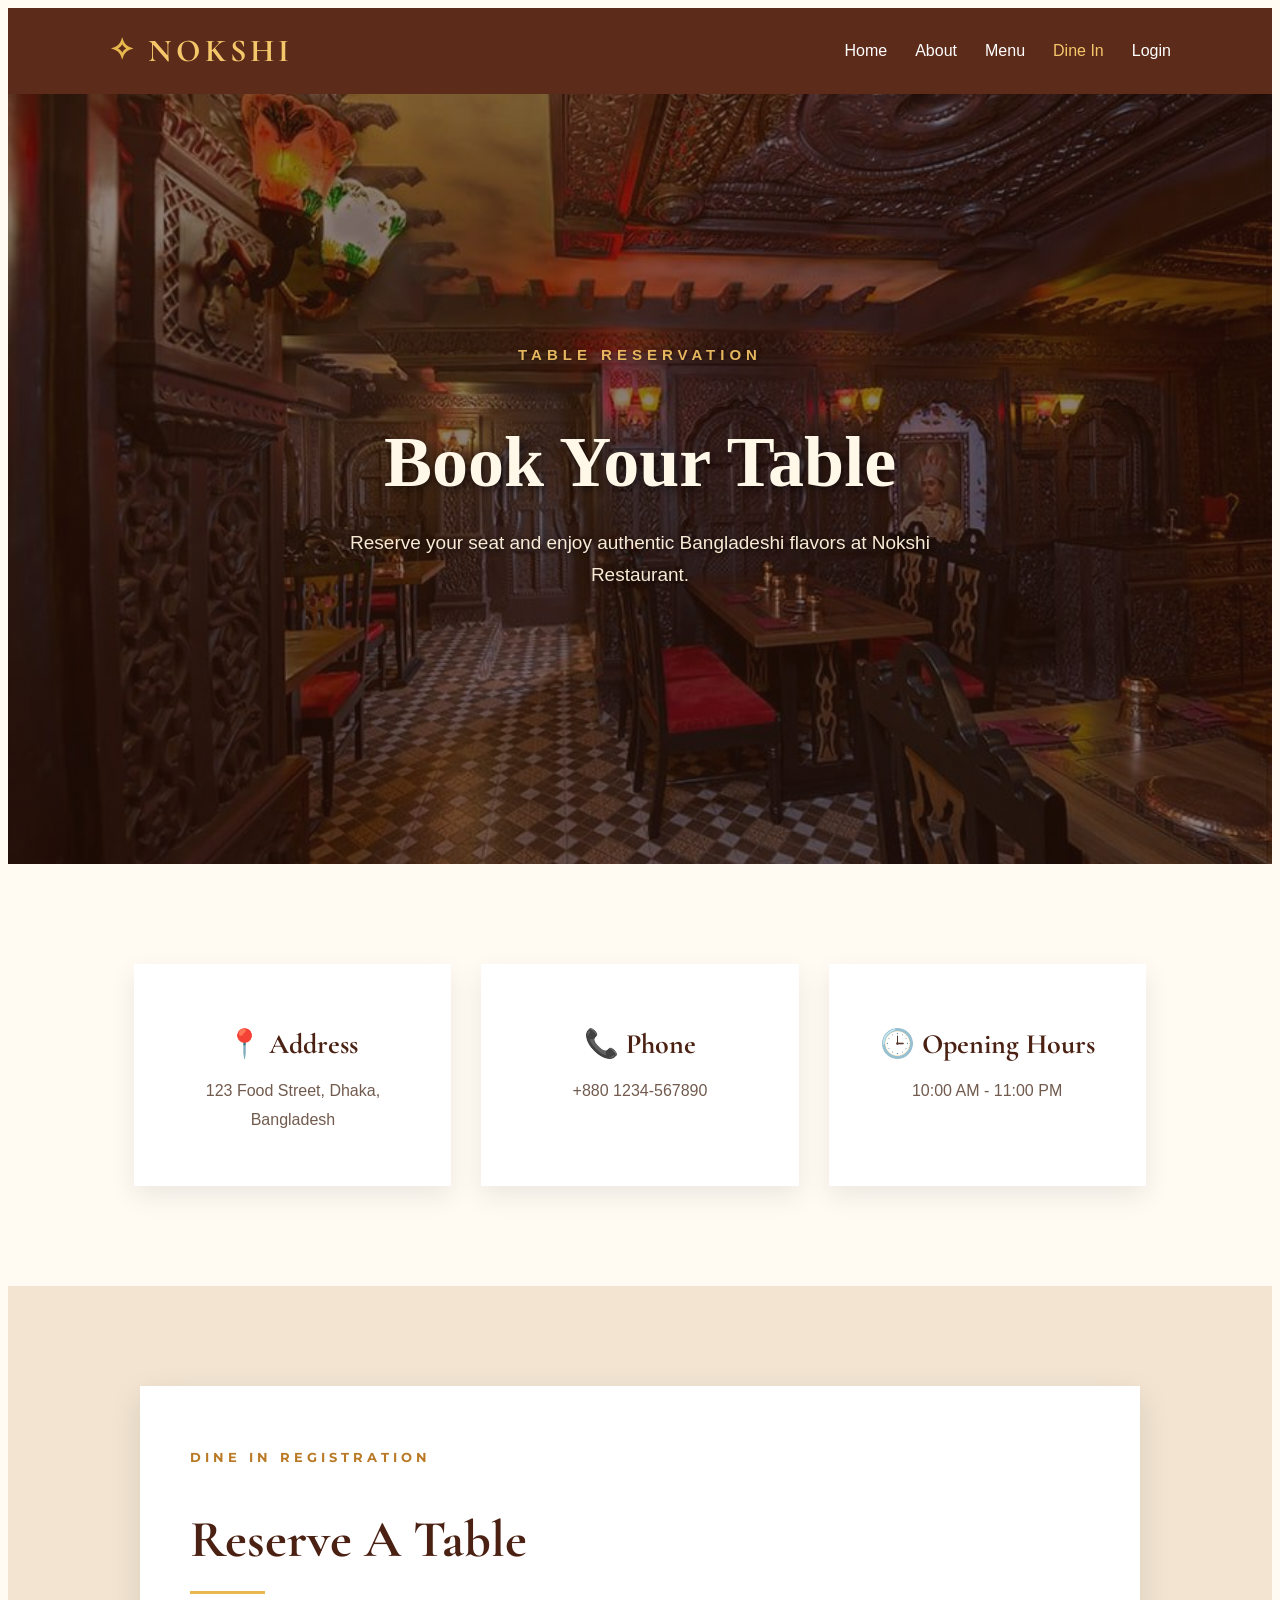
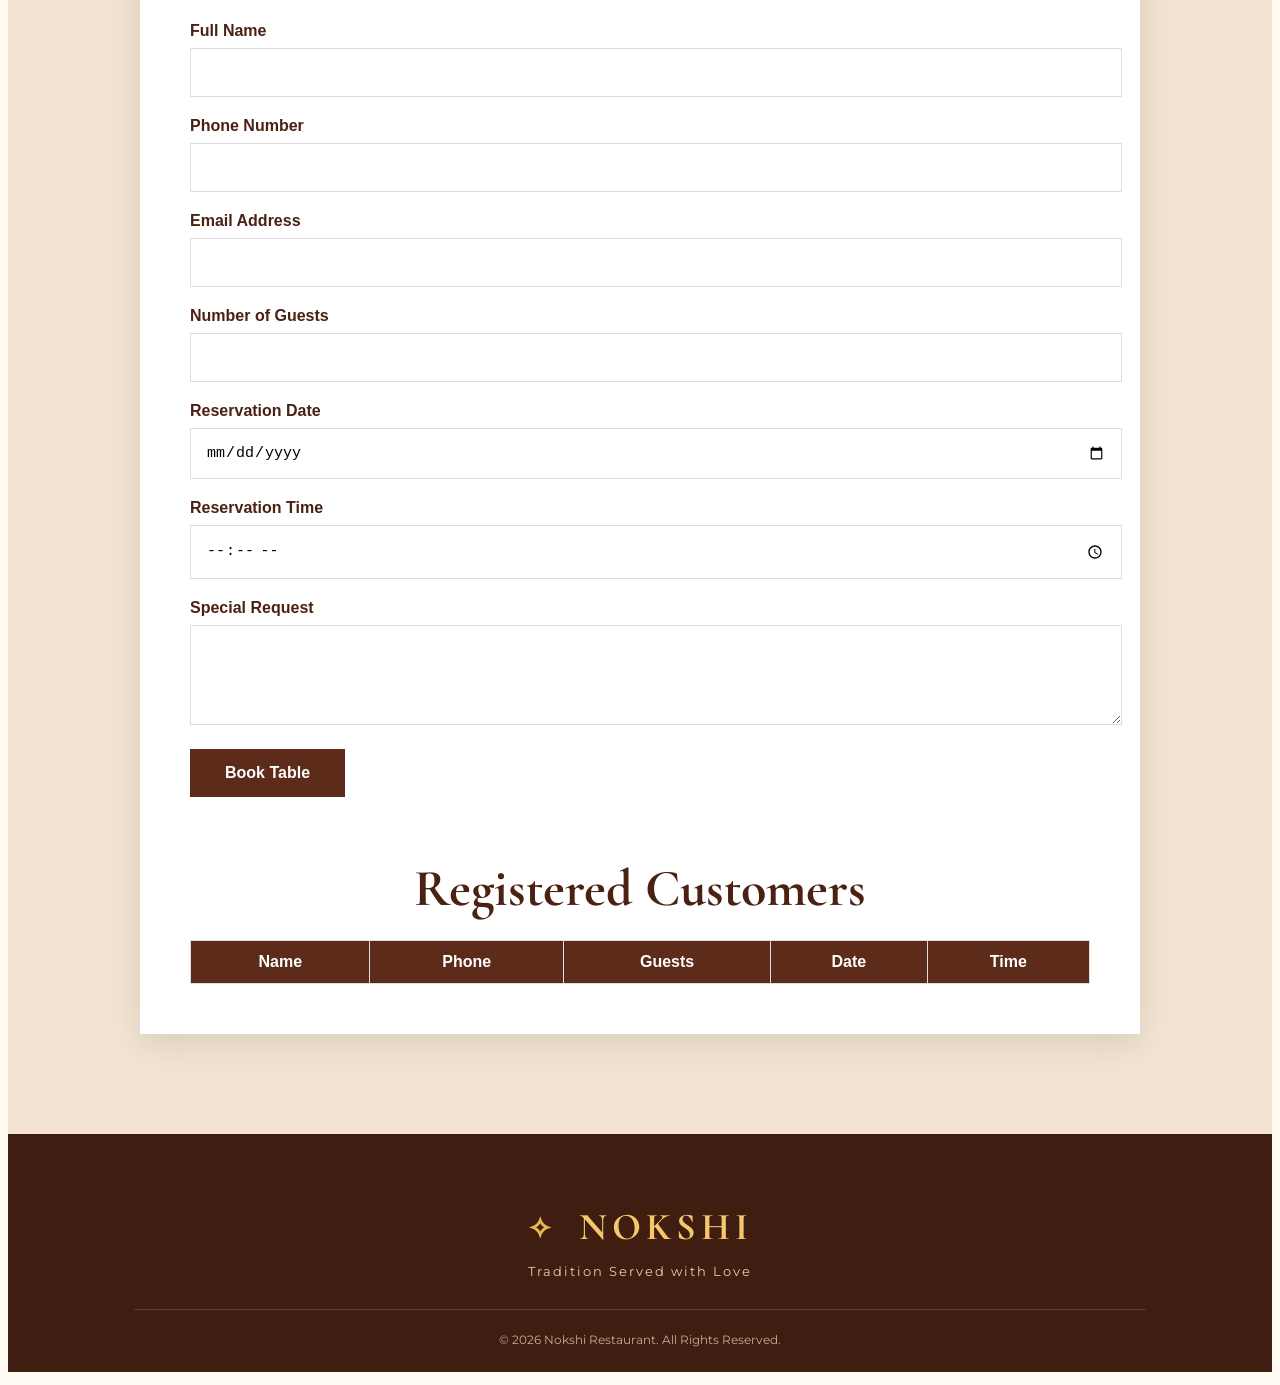
<file: contact.html>
<!DOCTYPE html>
<html lang="en">

<head>

<meta charset="UTF-8">
<meta name="viewport" content="width=device-width, initial-scale=1.0">

<title>Dine In Reservation | Nokshi Restaurant</title>

<link rel="stylesheet" href="style.css">
<link rel="stylesheet" href="contact.css">

<link rel="preconnect" href="https://fonts.googleapis.com">
<link rel="preconnect" href="https://fonts.gstatic.com" crossorigin>

<link href="https://fonts.googleapis.com/css2?family=Cormorant+Garamond:wght@500;600;700&family=Montserrat:wght@400;500;600;700&display=swap" rel="stylesheet">

</head>

<body>

<header>

<nav>

<a href="index.html" class="logo">
<span class="logo-symbol">✧</span>
<span class="logo-text">NOKSHI</span>
</a>

<ul>
<li><a href="index.html">Home</a></li>
<li><a href="about.html">About</a></li>
<li><a href="menu.html">Menu</a></li>
<li><a href="contact.html" class="active">Dine In</a></li>
<li><a href="login.html">Login</a></li>
</ul>

</nav>

</header>

<!-- HERO -->

<section class="hero contact-hero">

<div class="hero-content">

<p class="hero-subtitle">
TABLE RESERVATION
</p>

<h1>
Book Your Table
</h1>

<p class="hero-description">
Reserve your seat and enjoy authentic Bangladeshi flavors at Nokshi Restaurant.
</p>

</div>

</section>

<!-- CONTACT INFO -->

<section class="contact-info">

<div class="contact-box">
<h3>📍 Address</h3>
<p>123 Food Street, Dhaka, Bangladesh</p>
</div>

<div class="contact-box">
<h3>📞 Phone</h3>
<p>+880 1234-567890</p>
</div>

<div class="contact-box">
<h3>🕒 Opening Hours</h3>
<p>10:00 AM - 11:00 PM</p>
</div>

</section>

<!-- RESERVATION FORM -->

<section class="contact-section">

<div class="contact-form-container">

<p class="section-subtitle">
DINE IN REGISTRATION
</p>

<h2>
Reserve A Table
</h2>

<div class="title-line"></div>

<form id="reservationForm">

<div class="input-group">
<label for="customerName">Full Name</label>
<input type="text" id="customerName" required>
</div>

<div class="input-group">
<label for="phone">Phone Number</label>
<input type="tel" id="phone" required>
</div>

<div class="input-group">
<label for="email">Email Address</label>
<input type="email" id="email">
</div>

<div class="input-group">
<label for="guests">Number of Guests</label>
<input type="number" id="guests" min="1" max="20" required>
</div>

<div class="input-group">
<label for="date">Reservation Date</label>
<input type="date" id="date" required>
</div>

<div class="input-group">
<label for="time">Reservation Time</label>
<input type="time" id="time" required>
</div>

<div class="input-group">
<label for="specialRequest">Special Request</label>
<textarea id="specialRequest" rows="4"></textarea>
</div>

<button type="submit" class="contact-button">
Book Table
</button>

<p id="formMessage" class="form-message"></p>

</form>

<h2 class="reservation-title">
Registered Customers
</h2>

<table id="reservationTable">

<thead>

<tr>
<th>Name</th>
<th>Phone</th>
<th>Guests</th>
<th>Date</th>
<th>Time</th>
</tr>

</thead>

<tbody id="reservationList">

</tbody>

</table>

</div>

</section>

<footer>

<div class="footer-logo">
<span class="footer-symbol">✧</span>
NOKSHI
</div>

<p>Tradition Served with Love</p>

<div class="footer-bottom">
© 2026 Nokshi Restaurant. All Rights Reserved.
</div>

</footer>

<script src="contact.js"></script>

</body>
</html>
</file>
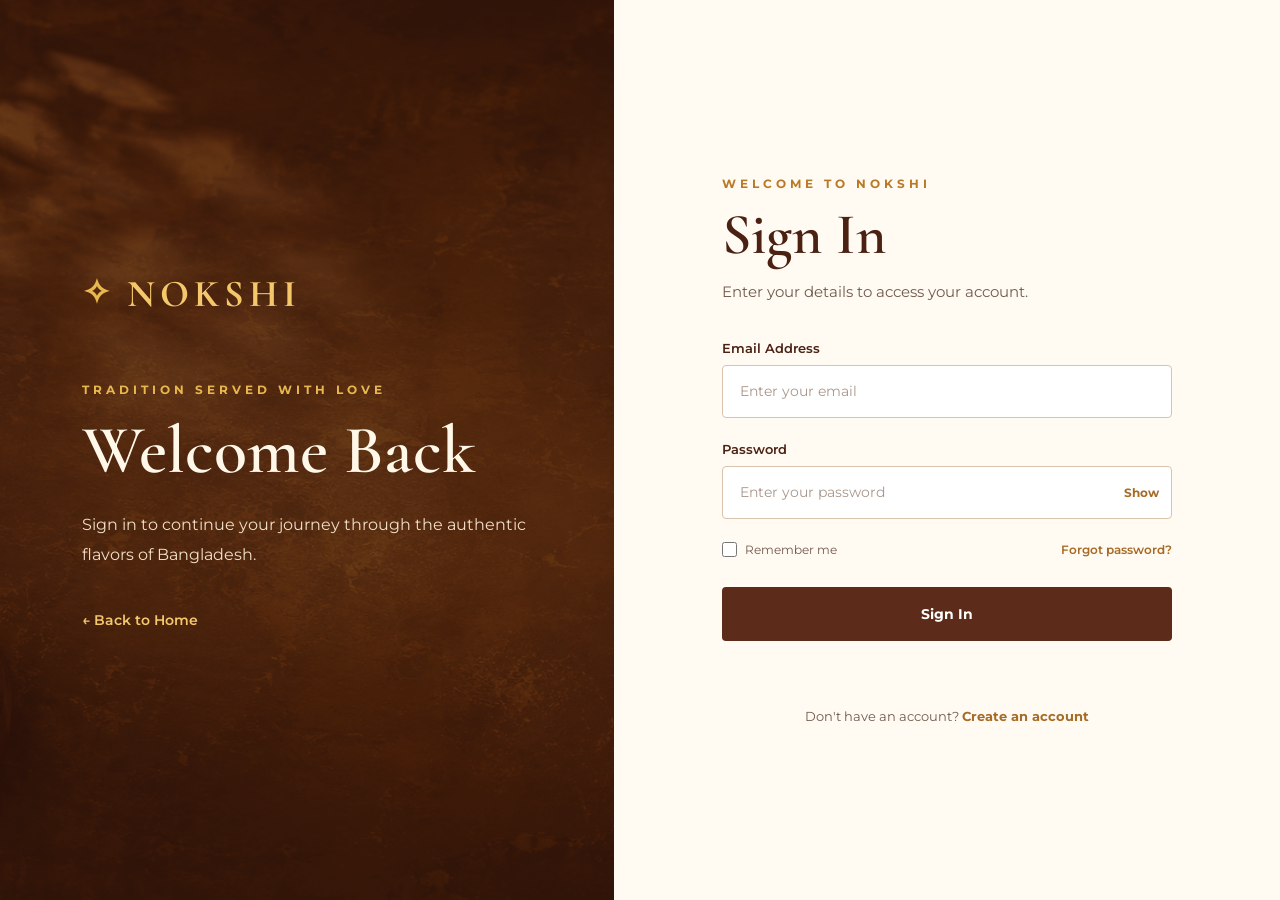
<file: login.html>
<!DOCTYPE html>
<html lang="en">

<head>

    <meta charset="UTF-8">

    <meta name="viewport" content="width=device-width, initial-scale=1.0">

    <title>Login | Nokshi Restaurant</title>


    <!-- Google Fonts -->
    <link rel="preconnect" href="https://fonts.googleapis.com">

    <link rel="preconnect" href="https://fonts.gstatic.com" crossorigin>

    <link
        href="https://fonts.googleapis.com/css2?family=Cormorant+Garamond:wght@500;600;700&family=Montserrat:wght@400;500;600;700&display=swap"
        rel="stylesheet"
    >


    <!-- Login CSS -->
    <link rel="stylesheet" href="login.css">

</head>


<body>


    <!-- Login Page -->
    <main class="login-page">


        <!-- Left Side: Restaurant Branding -->
        <section class="login-banner">

            <!-- Dark overlay -->
            <div class="banner-overlay"></div>


            <!-- Banner content -->
            <div class="banner-content">

                <!-- Nokshi Logo -->
                <a href="index.html" class="banner-logo">

                    <span class="logo-symbol">
                        ✧
                    </span>

                    <span class="logo-text">
                        NOKSHI
                    </span>

                </a>


                <p class="banner-subtitle">
                    TRADITION SERVED WITH LOVE
                </p>


                <h1>
                    Welcome Back
                </h1>


                <p class="banner-description">
                    Sign in to continue your journey through
                    the authentic flavors of Bangladesh.
                </p>


                <a href="index.html" class="back-home">
                    ← Back to Home
                </a>

            </div>

        </section>



        <!-- Right Side -->
        <section class="login-form-area">


            <div class="login-box">


                <!-- =========================
                     LOGIN FORM
                ========================== -->

                <div id="loginSection">

                    <p class="form-small-title">
                        WELCOME TO NOKSHI
                    </p>


                    <h2>
                        Sign In
                    </h2>


                    <p class="form-description">
                        Enter your details to access your account.
                    </p>


                    <!-- Login Form -->
                    <form id="loginForm">


                        <!-- Email -->
                        <div class="input-group">

                            <label for="email">
                                Email Address
                            </label>

                            <input
                                type="email"
                                id="email"
                                placeholder="Enter your email"
                                required
                            >

                        </div>


                        <!-- Password -->
                        <div class="input-group">

                            <label for="password">
                                Password
                            </label>


                            <div class="password-box">

                                <input
                                    type="password"
                                    id="password"
                                    placeholder="Enter your password"
                                    required
                                >


                                <button
                                    type="button"
                                    id="togglePassword"
                                    class="toggle-password"
                                >
                                    Show
                                </button>

                            </div>

                        </div>


                        <!-- Remember and Forgot -->
                        <div class="form-options">

                            <label class="remember-me">

                                <input
                                    type="checkbox"
                                    id="remember"
                                >

                                <span>
                                    Remember me
                                </span>

                            </label>


                            <a href="#" class="forgot-password">
                                Forgot password?
                            </a>

                        </div>


                        <!-- Login Button -->
                        <button
                            type="submit"
                            class="login-button"
                        >
                            Sign In
                        </button>


                        <!-- Login Message -->
                        <p
                            id="message"
                            class="message"
                        ></p>

                    </form>


                    <!-- Create Account -->
                    <p class="signup-text">

                        Don't have an account?

                        <a href="#" id="showSignup">
                            Create an account
                        </a>

                    </p>

                </div>



                <!-- =========================
                     SIGN UP FORM
                ========================== -->

                <div id="signupSection">


                    <p class="form-small-title">
                        JOIN NOKSHI
                    </p>


                    <h2>
                        Create Account
                    </h2>


                    <p class="form-description">
                        Create your account to explore Nokshi.
                    </p>


                    <!-- Signup Form -->
                    <form id="signupForm">


                        <!-- Full Name -->
                        <div class="input-group">

                            <label for="signupName">
                                Full Name
                            </label>

                            <input
                                type="text"
                                id="signupName"
                                placeholder="Enter your full name"
                                required
                            >

                        </div>


                        <!-- Email -->
                        <div class="input-group">

                            <label for="signupEmail">
                                Email Address
                            </label>

                            <input
                                type="email"
                                id="signupEmail"
                                placeholder="Enter your email"
                                required
                            >

                        </div>


                        <!-- Password -->
                        <div class="input-group">

                            <label for="signupPassword">
                                Password
                            </label>

                            <input
                                type="password"
                                id="signupPassword"
                                placeholder="Create a password"
                                required
                            >

                        </div>


                        <!-- Confirm Password -->
                        <div class="input-group">

                            <label for="confirmPassword">
                                Confirm Password
                            </label>

                            <input
                                type="password"
                                id="confirmPassword"
                                placeholder="Confirm your password"
                                required
                            >

                        </div>


                        <!-- Signup Button -->
                        <button
                            type="submit"
                            class="login-button"
                        >
                            Create Account
                        </button>


                        <!-- Signup Message -->
                        <p
                            id="signupMessage"
                            class="message"
                        ></p>

                    </form>


                    <!-- Back to Login -->
                    <p class="signup-text">

                        Already have an account?

                        <a href="#" id="showLogin">
                            Sign In
                        </a>

                    </p>


                </div>


            </div>

        </section>


    </main>


    <!-- Login JavaScript -->
    <script src="login.js"></script>


</body>

</html>
</file>
<file: style.css>
/* Remove the browser's default spacing */

{
margin: 0;
padding: 0;
box-sizing: border-box;
}
/* Style the whole webpage */
body {
font-family: Arial, sans-serif;
background-color: #fffaf2;
}
/* Style the top header */
header {
background-color: #5c2b1a;
padding: 18px 8%;
}
/* Arrange the logo and navigation links */
nav {
display: flex;
justify-content: space-between;
align-items: center;
}
/* Navbar Logo */
.logo {
    display: flex;

    align-items: center;

    gap: 10px;

    color: #f5c76b;

    font-family: "Cormorant Garamond", Georgia, serif;

    font-size: 32px;

    font-weight: 700;

    letter-spacing: 4px;

    text-decoration: none;
}


/* Nokshi decorative symbol */
.logo-symbol {
    color: #e8b84f;

    font-size: 30px;

    line-height: 1;
}


/* NOKSHI text */
.logo-text {
    line-height: 1;
}
/* Remove the bullet points and arrange links horizontally */
nav ul {
list-style: none;
display: flex;
gap: 28px;
}
/* Style the navigation links */
nav ul li a {
color: white;
text-decoration: none;
font-size: 16px;
transition: color 0.3s;
}
/* Change the link color when the mouse is over it */
nav ul li a:hover{
    color: #f5c76b;
}
/* Highlight the current page */
nav ul li a.active {
color: #f5c76b;
}
/* ================= HERO SECTION ================= */

.hero {
    min-height: 650px;

    display: flex;
    justify-content: center;
    align-items: center;

    text-align: center;

    padding: 60px 8%;

    background-image:
    linear-gradient(
        rgba(45, 18, 8, 0.50),
        rgba(45, 18, 8, 0.50)
    ),
    url("hero-bg.jpg");

    background-size: cover;

    background-position: center;

    background-repeat: no-repeat;
}


/* Hero text area */
.hero-content {
    max-width: 850px;

    /* No visible box behind the text */
    padding: 30px;

    background: transparent;
}


/* Small golden subtitle */
.hero-subtitle {
    color: #e6b75e;

    font-family: Arial, sans-serif;

    font-size: 15px;

    font-weight: 600;

    letter-spacing: 5px;

    text-transform: uppercase;

    margin-bottom: 25px;

    text-shadow: 1px 2px 5px rgba(0, 0, 0, 0.55);
}


/* Main heading */
.hero h1 {
    color: #fff8e8;

    font-family: Georgia, "Times New Roman", serif;

    font-size: 72px;

    font-weight: 600;

    line-height: 1.1;

    margin-bottom: 25px;

    text-shadow:
        2px 3px 8px rgba(0, 0, 0, 0.55);
}


/* Description */
.hero-description {
    color: #f8ead5;

    font-family: Arial, sans-serif;

    font-size: 19px;

    font-weight: 400;

    line-height: 1.7;

    max-width: 650px;

    margin: 0 auto 35px;

    text-shadow:
        1px 2px 5px rgba(0, 0, 0, 0.55);
}


/* Explore Menu button */
.hero-button {
    display: inline-block;

    background-color: #e8b84f;

    color: #43200f;

    text-decoration: none;

    font-family: Arial, sans-serif;

    font-size: 17px;

    font-weight: bold;

    padding: 17px 34px;

    border-radius: 7px;

    box-shadow:
        0 8px 18px rgba(0, 0, 0, 0.25);

    transition:
        background-color 0.3s,
        transform 0.3s,
        box-shadow 0.3s;
}


/* Button hover */
.hero-button:hover {
    background-color: #f5ca6d;

    transform: translateY(-4px);

    box-shadow:
        0 12px 23px rgba(0, 0, 0, 0.35);
}

/* ================= WELCOME SECTION ================= */

.welcome {
    display: flex;

    align-items: center;

    gap: 85px;

    padding: 120px 10%;

    background-color: #fffaf2;
}


/* Image side */
.welcome-image {
    position: relative;

    width: 48%;
}


/* Main image */
.welcome-image img {
    width: 100%;

    height: 470px;

    display: block;

    object-fit: cover;

    border-radius: 3px;

    box-shadow:
        18px 18px 0 #ead5b5,
        0 15px 35px rgba(60, 30, 15, 0.18);
}


/* Years of tradition box */
.experience-box {
    position: absolute;

    right: -35px;

    bottom: 35px;

    display: flex;

    align-items: center;

    gap: 14px;

    padding: 22px 25px;

    background-color: #5c2b1a;

    color: white;

    border-left: 5px solid #e8b84f;

    box-shadow:
        0 12px 25px rgba(50, 20, 10, 0.25);
}


/* 10+ */
.experience-box span {
    color: #f5c76b;

    font-family: "Cormorant Garamond", Georgia, serif;

    font-size: 42px;

    font-weight: 700;

    line-height: 1;
}


/* Years of Tradition */
.experience-box p {
    color: white;

    font-family: "Montserrat", Arial, sans-serif;

    font-size: 12px;

    font-weight: 600;

    line-height: 1.5;

    text-transform: uppercase;

    letter-spacing: 1px;
}


/* Text side */
.welcome-content {
    width: 52%;
}


/* Small gold title */
.section-subtitle {
    color: #b97925;

    font-family: "Montserrat", Arial, sans-serif;

    font-size: 13px;

    font-weight: 700;

    letter-spacing: 4px;

    margin-bottom: 18px;
}


/* Main heading */
.welcome-content h2 {
    color: #4a2113;

    font-family: "Cormorant Garamond", Georgia, serif;

    font-size: 54px;

    font-weight: 600;

    line-height: 1.05;

    margin-bottom: 20px;
}


/* Small decorative line */
.title-line {
    width: 75px;

    height: 3px;

    background-color: #e8b84f;

    margin-bottom: 28px;
}


/* Description */
.welcome-description {
    color: #6d5549;

    font-family: "Montserrat", Arial, sans-serif;

    font-size: 16px;

    line-height: 1.9;

    margin-bottom: 16px;
}


/* Story button */
.welcome-button {
    display: inline-flex;

    align-items: center;

    gap: 12px;

    margin-top: 18px;

    padding: 15px 25px;

    background-color: #5c2b1a;

    color: white;

    font-family: "Montserrat", Arial, sans-serif;

    font-size: 14px;

    font-weight: 600;

    text-decoration: none;

    transition: 0.3s;
}


/* Arrow */
.welcome-button span {
    color: #f5c76b;

    font-size: 20px;

    transition: 0.3s;
}


/* Hover */
.welcome-button:hover {
    background-color: #8a4728;

    transform: translateY(-3px);
}


.welcome-button:hover span {
    transform: translateX(5px);
}
/* ================= FEATURED DISHES ================= */

.featured {
    padding: 115px 10%;

    background-color: #f2e4d1;

    text-align: center;
}


/* Section heading */
.featured-heading {
    max-width: 650px;

    margin: 0 auto 55px;
}


.featured-heading h2 {
    color: #4a2113;

    font-family: "Cormorant Garamond", Georgia, serif;

    font-size: 56px;

    font-weight: 600;

    margin-bottom: 15px;
}


.featured-heading > p:last-child {
    color: #70584b;

    font-family: "Montserrat", Arial, sans-serif;

    font-size: 16px;

    line-height: 1.7;
}


/* Three cards */
.food-cards {
    display: grid;

    grid-template-columns:
        repeat(3, 1fr);

    gap: 30px;

    text-align: left;
}


/* Individual card */
.food-card {
    overflow: hidden;

    background-color: white;

    box-shadow:
        0 12px 30px rgba(70, 35, 18, 0.12);

    transition: 0.35s;
}


.food-card:hover {
    transform: translateY(-10px);

    box-shadow:
        0 20px 40px rgba(70, 35, 18, 0.2);
}


/* Food image */
.food-image {
    position: relative;

    height: 250px;

    overflow: hidden;
}


.food-image img {
    width: 100%;

    height: 100%;

    display: block;

    object-fit: cover;

    transition: 0.5s;
}


.food-card:hover .food-image img {
    transform: scale(1.08);
}


/* Food label */
.food-tag {
    position: absolute;

    top: 18px;

    left: 18px;

    padding: 7px 13px;

    background-color: #e8b84f;

    color: #4a2113;

    font-family: "Montserrat", Arial, sans-serif;

    font-size: 11px;

    font-weight: 700;

    text-transform: uppercase;

    letter-spacing: 1px;
}


/* Card text */
.food-info {
    padding: 25px;
}


/* Dish name and price */
.food-title {
    display: flex;

    justify-content: space-between;

    align-items: center;

    gap: 15px;

    margin-bottom: 15px;
}


.food-title h3 {
    color: #4a2113;

    font-family: "Cormorant Garamond", Georgia, serif;

    font-size: 29px;

    font-weight: 700;
}


.food-title span {
    color: #b97925;

    font-family: "Montserrat", Arial, sans-serif;

    font-size: 14px;

    font-weight: 700;
}


.food-info p {
    color: #765f53;

    font-family: "Montserrat", Arial, sans-serif;

    font-size: 14px;

    line-height: 1.8;
}


/* Full menu button */
.view-menu-button {
    display: inline-flex;

    align-items: center;

    gap: 12px;

    margin-top: 50px;

    padding: 16px 28px;

    border: 2px solid #5c2b1a;

    color: #5c2b1a;

    font-family: "Montserrat", Arial, sans-serif;

    font-size: 14px;

    font-weight: 700;

    text-decoration: none;

    transition: 0.3s;
}


.view-menu-button:hover {
    background-color: #5c2b1a;

    color: white;
}
/* ================= WHY CHOOSE US ================= */

.why-us {
    padding: 110px 10%;

    background-color: #fffaf2;

    text-align: center;
}


.why-us-heading {
    margin-bottom: 55px;
}


.why-us-heading h2 {
    color: #4a2113;

    font-family:
        "Cormorant Garamond",
        Georgia,
        serif;

    font-size: 56px;

    font-weight: 600;
}


/* Three reasons */
.why-items {
    display: grid;

    grid-template-columns:
        repeat(3, 1fr);

    gap: 50px;
}


.why-item {
    padding: 20px;
}


/* Gold icon */
.why-icon {
    width: 75px;

    height: 75px;

    display: flex;

    justify-content: center;

    align-items: center;

    margin: 0 auto 25px;

    border: 2px solid #e8b84f;

    border-radius: 50%;

    color: #b97925;

    font-size: 31px;
}


.why-item h3 {
    color: #4a2113;

    font-family:
        "Cormorant Garamond",
        Georgia,
        serif;

    font-size: 29px;

    margin-bottom: 15px;
}


.why-item p {
    color: #725b4e;

    font-family:
        "Montserrat",
        Arial,
        sans-serif;

    font-size: 14px;

    line-height: 1.8;
}
/* ================= FOOTER ================= */

footer {
    padding: 70px 10% 25px;

    background-color: #3f1d11;

    color: white;

    text-align: center;
}


.footer-logo {
    color: #f5c76b;

    font-family:
        "Cormorant Garamond",
        Georgia,
        serif;

    font-size: 38px;

    font-weight: 700;

    letter-spacing: 5px;

    margin-bottom: 12px;
}


.footer-symbol {
    color: #e8b84f;

    font-size: 30px;

    margin-right: 8px;
}


footer > p {
    color: #e7cda7;

    font-family:
        "Montserrat",
        Arial,
        sans-serif;

    font-size: 13px;

    letter-spacing: 2px;

    margin-bottom: 30px;
}


.footer-links {
    display: flex;

    justify-content: center;

    gap: 30px;

    margin-bottom: 45px;
}


.footer-links a {
    color: #f5eadc;

    font-family:
        "Montserrat",
        Arial,
        sans-serif;

    font-size: 13px;

    text-decoration: none;

    transition: 0.3s;
}


.footer-links a:hover {
    color: #e8b84f;
}


.footer-bottom {
    padding-top: 22px;

    border-top:
        1px solid rgba(255, 255, 255, 0.15);

    color: #c8ab94;

    font-family:
        "Montserrat",
        Arial,
        sans-serif;

    font-size: 12px;
}
/* ================= RESPONSIVE DESIGN ================= */

@media (max-width: 900px) {

    nav ul {
        gap: 15px;
    }


    .logo {
        font-size: 23px;
    }


    .hero h1 {
        font-size: 58px;
    }


    .welcome {
        flex-direction: column;

        gap: 65px;
    }


    .welcome-image,
    .welcome-content {
        width: 100%;
    }


    .food-cards {
        grid-template-columns:
            repeat(2, 1fr);
    }


    .why-items {
        grid-template-columns:
            1fr;
    }

}


@media (max-width: 650px) {

    header {
        padding: 16px 5%;
    }


    nav {
        flex-direction: column;

        gap: 18px;
    }


    nav ul {
        flex-wrap: wrap;

        justify-content: center;

        gap: 12px 20px;
    }


    nav ul li a {
        font-size: 14px;
    }


    .hero {
        min-height: 600px;
    }


    .hero h1 {
        font-size: 48px;
    }


    .hero-description {
        font-size: 16px;
    }


    .hero-subtitle {
        font-size: 11px;

        letter-spacing: 3px;
    }


    .welcome {
        padding: 80px 7%;
    }


    .welcome-image img {
        height: 350px;
    }


    .experience-box {
        right: 10px;

        bottom: 20px;

        padding: 17px;
    }


    .welcome-content h2,
    .featured-heading h2,
    .why-us-heading h2 {
        font-size: 43px;
    }


    .featured,
    .why-us {
        padding: 80px 7%;
    }


    .food-cards {
        grid-template-columns:
            1fr;
    }


    .footer-links {
        flex-wrap: wrap;
    }

}
/* Show the complete hero image on mobile */
@media (max-width: 650px) {

    .hero {
        min-height: 600px;

        background-size: contain;

        background-position: center;

        background-repeat: no-repeat;

        background-color: #4a2113;
    }

}
</file>
<file: contact.css>
/* HERO */

.contact-hero{
background-image:
linear-gradient(
rgba(45,18,8,0.55),
rgba(45,18,8,0.55)
),
url("contact-bg.jpg");
}

/* INFO SECTION */

.contact-info{
display:grid;
grid-template-columns:repeat(3,1fr);
gap:30px;
padding:100px 10%;
background:#fffaf2;
}

.contact-box{
background:white;
padding:35px;
text-align:center;
box-shadow:0 10px 25px rgba(0,0,0,0.08);
}

.contact-box h3{
color:#4a2113;
margin-bottom:15px;
font-size:28px;
font-family:"Cormorant Garamond", serif;
}

.contact-box p{
color:#725b4e;
line-height:1.8;
}

/* FORM SECTION */

.contact-section{
padding:100px 10%;
background:#f2e4d1;
}

.contact-form-container{
max-width:900px;
margin:auto;
background:white;
padding:50px;
box-shadow:0 10px 30px rgba(0,0,0,0.1);
}

.contact-form-container h2{
font-size:52px;
margin-bottom:20px;
font-family:"Cormorant Garamond", serif;
color:#4a2113;
}

.input-group{
margin-bottom:20px;
}

.input-group label{
display:block;
margin-bottom:8px;
font-weight:600;
color:#4a2113;
}

.input-group input,
.input-group textarea{
width:100%;
padding:15px;
border:1px solid #ddd;
font-size:15px;
}

.contact-button{
background:#5c2b1a;
color:white;
border:none;
padding:15px 35px;
cursor:pointer;
font-size:16px;
font-weight:600;
}

.contact-button:hover{
background:#8a4728;
}

.form-message{
margin-top:15px;
font-weight:600;
}

.success{
color:green;
}

.error{
color:red;
}

/* TABLE */

.reservation-title{
margin-top:60px;
text-align:center;
}

#reservationTable{
width:100%;
margin-top:20px;
border-collapse:collapse;
}

#reservationTable th,
#reservationTable td{
border:1px solid #ddd;
padding:12px;
text-align:center;
}

#reservationTable th{
background:#5c2b1a;
color:white;
}

#reservationTable tr:nth-child(even){
background:#f7f7f7;
}

#reservationTable tr:hover{
background:#f2e4d1;
}

/* MOBILE */

@media(max-width:768px){

.contact-info{
grid-template-columns:1fr;
}

.contact-form-container{
padding:30px;
}

.contact-form-container h2{
font-size:38px;
}

#reservationTable{
display:block;
overflow-x:auto;
}

}
</file>
<file: login.css>
/* ===============================
   BASIC RESET
================================ */

* {
    margin: 0;
    padding: 0;
    box-sizing: border-box;
}


body {
    font-family:
        "Montserrat",
        Arial,
        sans-serif;

    background-color: #fffaf2;
}


/* ===============================
   LOGIN PAGE
================================ */

.login-page {
    min-height: 100vh;

    display: flex;
}


/* ===============================
   LEFT BANNER
================================ */

.login-banner {
    position: relative;

    width: 48%;

    min-height: 100vh;

    display: flex;

    justify-content: center;

    align-items: center;

    padding: 70px;

    color: white;

    background-image:
        url("hero-bg.jpg");

    background-size: cover;

    background-position: center;

    background-repeat: no-repeat;

    overflow: hidden;
}


/* Dark overlay */

.banner-overlay {
    position: absolute;

    inset: 0;

    background-color:
        rgba(55, 24, 12, 0.70);
}


/* Banner text */

.banner-content {
    position: relative;

    z-index: 1;

    max-width: 520px;
}


/* Nokshi logo */

.banner-logo {
    display: inline-flex;

    align-items: center;

    gap: 12px;

    color: #f5c76b;

    font-family:
        "Cormorant Garamond",
        Georgia,
        serif;

    font-size: 38px;

    font-weight: 700;

    letter-spacing: 5px;

    text-decoration: none;

    margin-bottom: 65px;
}


/* Logo symbol */

.logo-symbol {
    color: #e8b84f;

    font-size: 34px;

    line-height: 1;
}


/* Small golden title */

.banner-subtitle {
    color: #e8b84f;

    font-size: 12px;

    font-weight: 700;

    letter-spacing: 4px;

    margin-bottom: 20px;
}


/* Welcome heading */

.banner-content h1 {
    color: #fff8e8;

    font-family:
        "Cormorant Garamond",
        Georgia,
        serif;

    font-size: 68px;

    font-weight: 600;

    line-height: 1;

    margin-bottom: 25px;
}


/* Banner paragraph */

.banner-description {
    color: #f2dfc7;

    font-size: 16px;

    line-height: 1.9;

    max-width: 450px;

    margin-bottom: 40px;
}


/* Back to Home */

.back-home {
    display: inline-flex;

    align-items: center;

    color: #f5c76b;

    font-size: 14px;

    font-weight: 600;

    text-decoration: none;

    transition: 0.3s;
}


.back-home:hover {
    color: white;

    transform: translateX(-5px);
}


/* ===============================
   RIGHT LOGIN AREA
================================ */

.login-form-area {
    width: 52%;

    min-height: 100vh;

    display: flex;

    justify-content: center;

    align-items: center;

    padding: 60px;

    background-color: #fffaf2;
}


/* Login box */

.login-box {
    width: 100%;

    max-width: 450px;
}


/* Small heading */

.form-small-title {
    color: #b97925;

    font-size: 12px;

    font-weight: 700;

    letter-spacing: 4px;

    margin-bottom: 15px;
}


/* Sign In / Create Account heading */

.login-box h2 {
    color: #4a2113;

    font-family:
        "Cormorant Garamond",
        Georgia,
        serif;

    font-size: 58px;

    font-weight: 600;

    line-height: 1;

    margin-bottom: 15px;
}


/* Form description */

.form-description {
    color: #725b4e;

    font-size: 15px;

    line-height: 1.7;

    margin-bottom: 35px;
}


/* ===============================
   FORM INPUTS
================================ */

.input-group {
    margin-bottom: 23px;
}


.input-group label {
    display: block;

    color: #4a2113;

    font-size: 13px;

    font-weight: 600;

    margin-bottom: 9px;
}


.input-group input {
    width: 100%;

    height: 53px;

    padding: 0 17px;

    border:
        1px solid #d8c4ad;

    border-radius: 4px;

    outline: none;

    background-color: white;

    color: #4a2113;

    font-family:
        "Montserrat",
        Arial,
        sans-serif;

    font-size: 14px;

    transition: 0.3s;
}


/* Input when clicked */

.input-group input:focus {
    border-color: #b97925;

    box-shadow:
        0 0 0 3px
        rgba(185, 121, 37, 0.12);
}


/* Placeholder */

.input-group input::placeholder {
    color: #aa978b;
}


/* ===============================
   PASSWORD
================================ */

.password-box {
    position: relative;
}


.password-box input {
    padding-right: 75px;
}


/* Show/Hide button */

.toggle-password {
    position: absolute;

    top: 50%;

    right: 13px;

    transform: translateY(-50%);

    border: none;

    background: transparent;

    color: #a66b26;

    font-family:
        "Montserrat",
        Arial,
        sans-serif;

    font-size: 12px;

    font-weight: 700;

    cursor: pointer;

    transition: 0.3s;
}


.toggle-password:hover {
    color: #4a2113;
}


/* ===============================
   REMEMBER / FORGOT
================================ */

.form-options {
    display: flex;

    justify-content: space-between;

    align-items: center;

    gap: 15px;

    margin: 5px 0 30px;
}


/* Remember checkbox */

.remember-me {
    display: flex;

    align-items: center;

    gap: 8px;

    color: #725b4e;

    font-size: 12px;

    cursor: pointer;
}


.remember-me input {
    accent-color: #5c2b1a;

    width: 15px;

    height: 15px;

    cursor: pointer;
}


/* Forgot password */

.forgot-password {
    color: #a66b26;

    font-size: 12px;

    font-weight: 600;

    text-decoration: none;
}


.forgot-password:hover {
    color: #4a2113;

    text-decoration: underline;
}


/* ===============================
   LOGIN BUTTON
================================ */

.login-button {
    width: 100%;

    height: 54px;

    border: none;

    border-radius: 4px;

    background-color: #5c2b1a;

    color: white;

    font-family:
        "Montserrat",
        Arial,
        sans-serif;

    font-size: 14px;

    font-weight: 700;

    cursor: pointer;

    transition: 0.3s;
}


.login-button:hover {
    background-color: #8a4728;

    transform: translateY(-2px);

    box-shadow:
        0 10px 20px
        rgba(70, 30, 15, 0.20);
}


/* ===============================
   MESSAGE
================================ */

.message {
    min-height: 22px;

    margin-top: 17px;

    text-align: center;

    font-size: 13px;

    font-weight: 600;
}


/* Success */

.message.success {
    color: #4d7a45;
}


/* Error */

.message.error {
    color: #b13d32;
}


/* ===============================
   SIGN UP TEXT
================================ */

.signup-text {
    color: #725b4e;

    font-size: 13px;

    text-align: center;

    margin-top: 28px;
}


.signup-text a {
    color: #a66b26;

    font-weight: 700;

    text-decoration: none;
}


.signup-text a:hover {
    color: #4a2113;

    text-decoration: underline;
}


/* ===============================
   SIGNUP SECTION
================================ */

#signupSection {
    display: none;
}


#signupSection.active {
    display: block;
}


/* ===============================
   TABLET
================================ */

@media (max-width: 900px) {

    .login-banner {
        width: 42%;

        padding: 40px;
    }


    .login-form-area {
        width: 58%;

        padding: 45px;
    }


    .banner-content h1 {
        font-size: 55px;
    }


    .banner-logo {
        font-size: 32px;

        margin-bottom: 50px;
    }

}


/* ===============================
   MOBILE
================================ */

@media (max-width: 700px) {

    .login-page {
        display: block;
    }


    /* Small top banner */

    .login-banner {
        width: 100%;

        min-height: 270px;

        padding: 35px 7%;

        justify-content: flex-start;

        align-items: center;
    }


    .banner-logo {
        font-size: 30px;

        margin-bottom: 28px;
    }


    .logo-symbol {
        font-size: 27px;
    }


    .banner-subtitle {
        font-size: 10px;

        letter-spacing: 3px;

        margin-bottom: 12px;
    }


    .banner-content h1 {
        font-size: 48px;

        margin-bottom: 12px;
    }


    .banner-description {
        font-size: 13px;

        line-height: 1.6;

        margin-bottom: 18px;
    }


    .back-home {
        font-size: 12px;
    }


    /* Login form */

    .login-form-area {
        width: 100%;

        min-height: auto;

        padding: 60px 7%;
    }


    .login-box h2 {
        font-size: 50px;
    }

}


/* ===============================
   SMALL MOBILE
================================ */

@media (max-width: 400px) {

    .form-options {
        flex-direction: column;

        align-items: flex-start;

        gap: 13px;
    }


    .login-form-area {
        padding: 50px 6%;
    }

}
</file>
